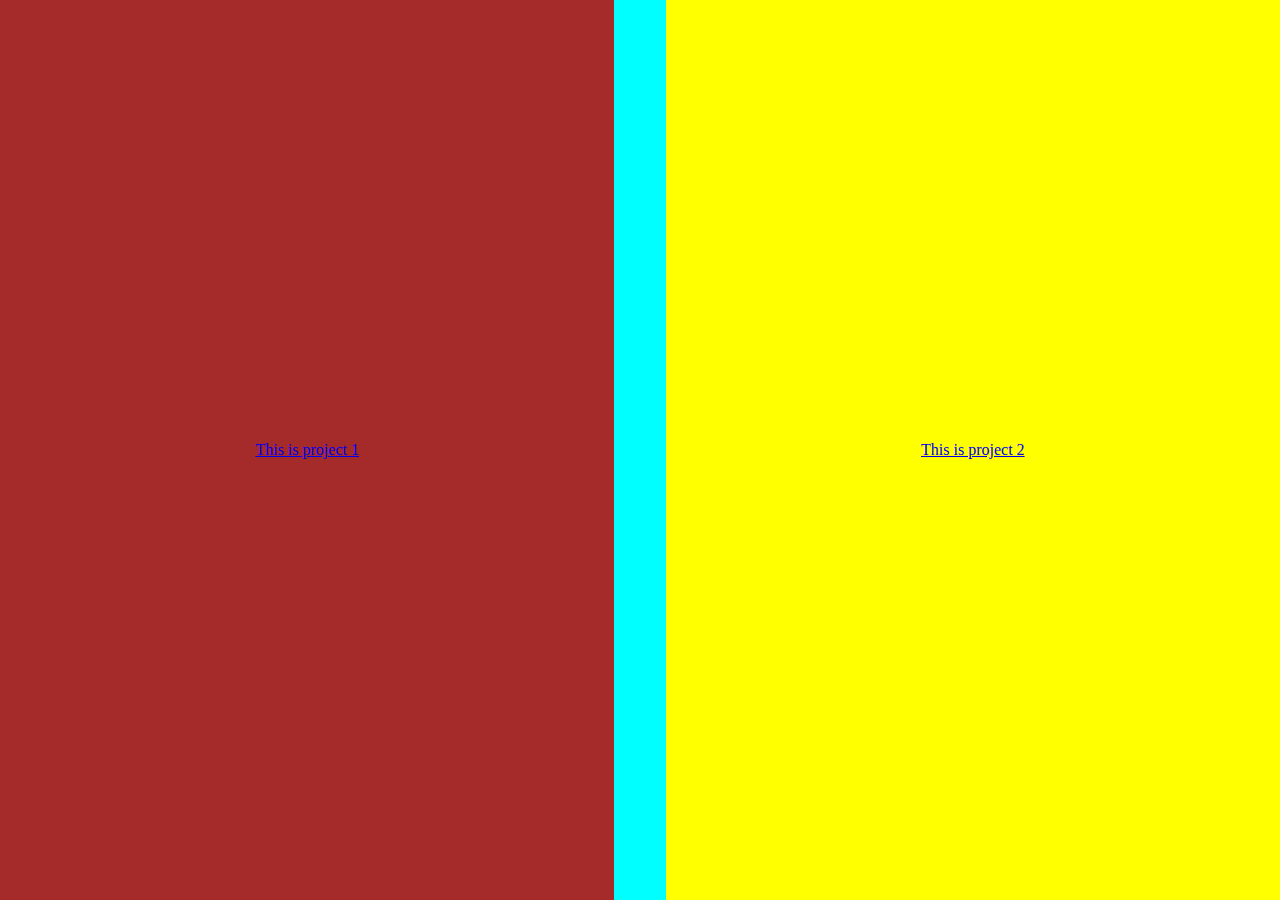
<file: index.html>
<!DOCTYPE html>
<html lang="en">
<head>
    <meta charset="UTF-8">
    <meta http-equiv="X-UA-Compatible" content="IE=edge">
    <meta name="viewport" content="width=device-width, initial-scale=1.0">
    <title>Menu Index</title>
    <style>
        *{
            box-sizing: border-box;
            margin: 0px;
            padding: 0px;
        }
        body, html{
            width: 100%;
            height: 100%;
        }
        .project-1{
            width: 48%;
            height: 100%;
            background-color: brown;
            /* text-align: center; */
            display: flex;
            flex-direction: row;
            align-items: center;
            justify-content: center;
        }
        .project-2{
            width: 48%;
            height: 100%;
            background-color: yellow;
            /* text-align: center; */
            display: flex;
            flex-direction: row;
            align-items: center;
            justify-content: center;
        }
        .app{
            display: flex;
            flex-direction: row;
            justify-content: space-between;
        }

    </style>
</head>
<body>
    <div class="app" style="height: 100%; width: 100%; background-color: aqua;" >
        <div class="project-1">
            <a href="./day6_challanges/Responsive/web_1/task1_sendiri.html  ">This is project 1</a>
        </div>
        <div class="project-2">
            <a href="./day6_challanges/Responsive/web_2/final.html">This is project 2</a>
        </div>
    </div>
</body>
</html>
</file>
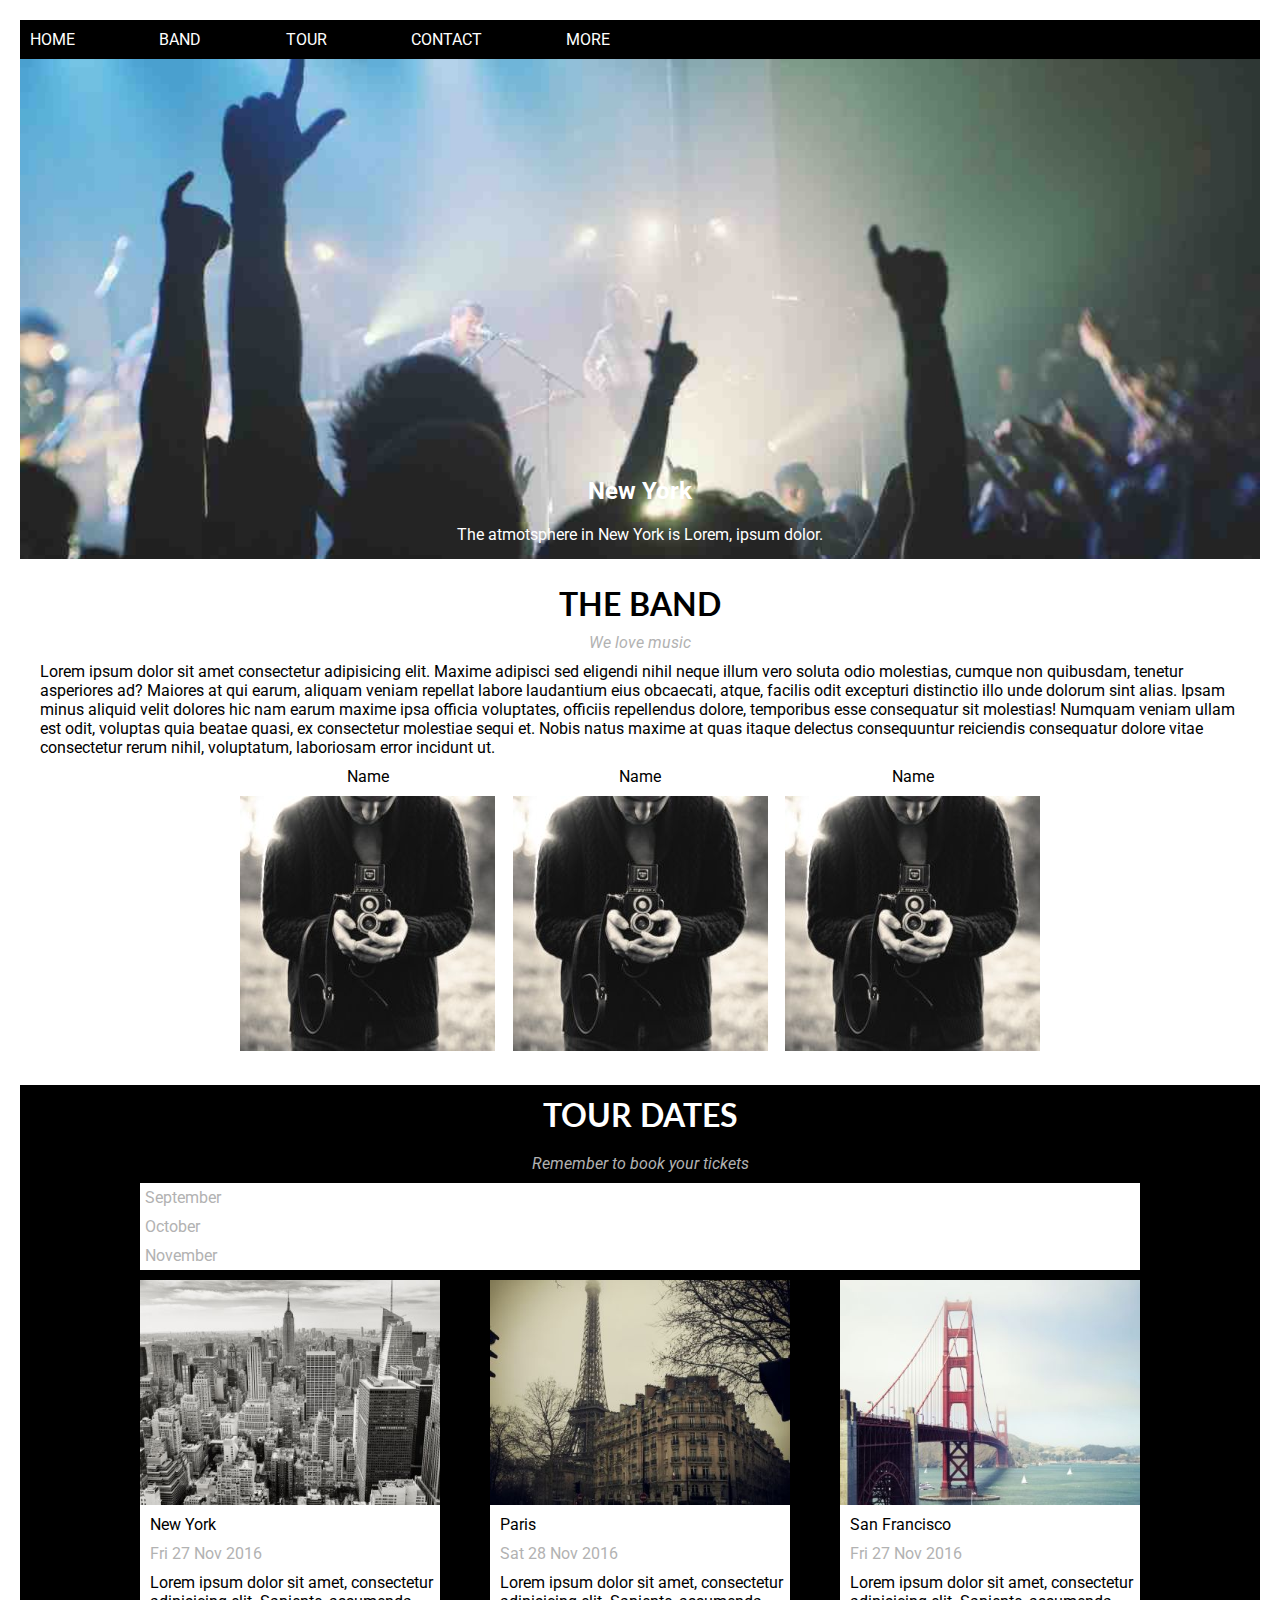
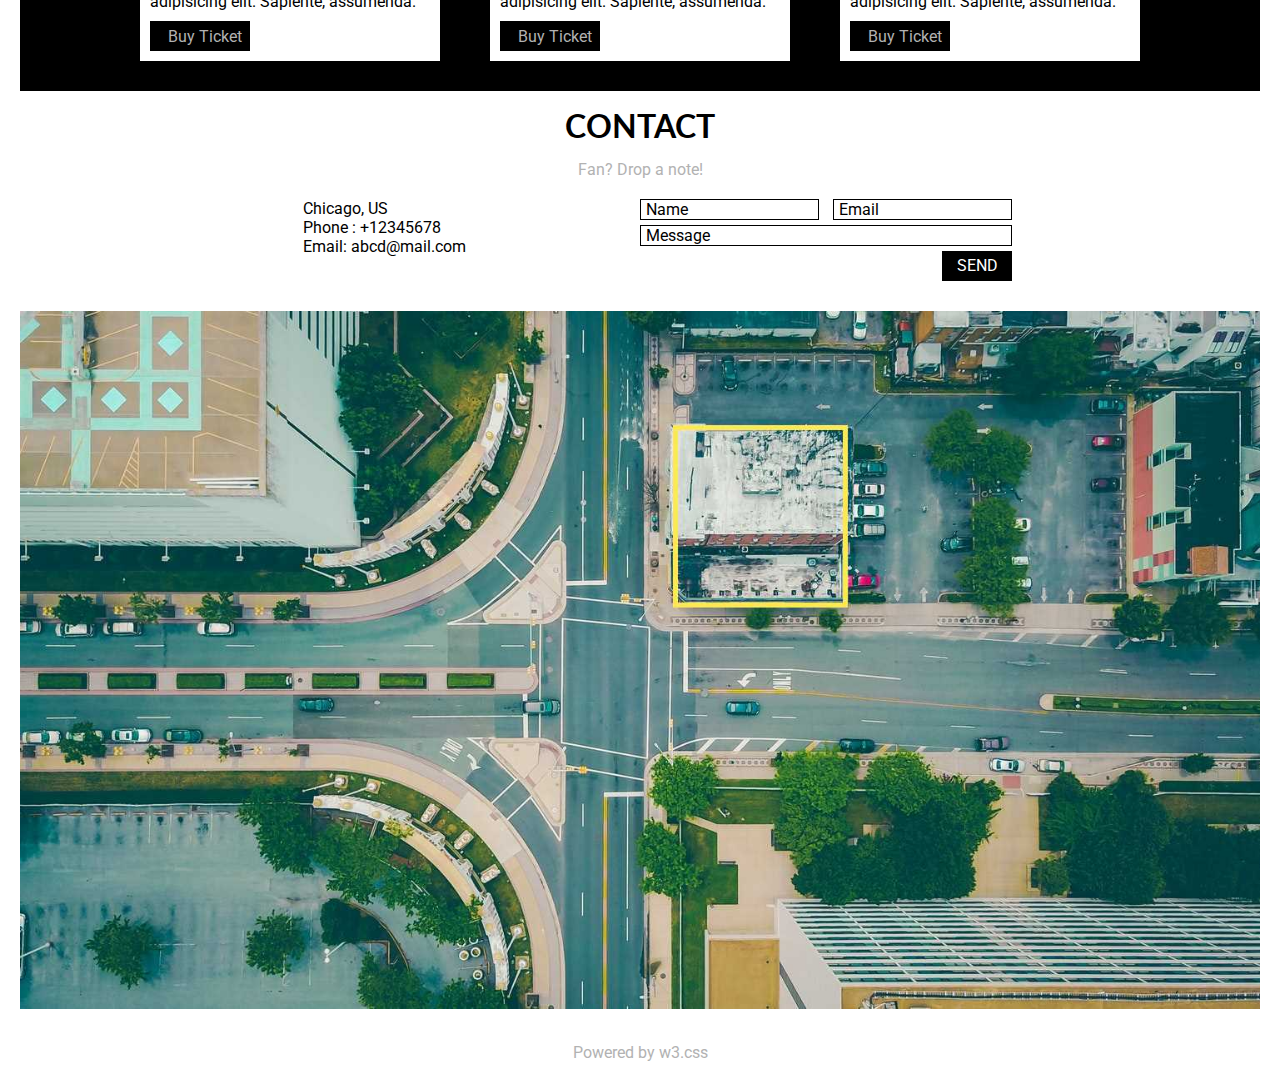
<file: day6_challanges/Responsive/web_1/task1_sendiri.html>
<!DOCTYPE html>
<html lang="en">
<head>
    <meta charset="UTF-8">
    <meta http-equiv="X-UA-Compatible" content="IE=edge">
    <meta name="viewport" content="width=device-width, initial-scale=1.0">
    <title>Concert Web Page</title>
    <link rel="stylesheet" href="https://pro.fontawesome.com/releases/v5.10.0/css/all.css"
        integrity="sha384-AYmEC3Yw5cVb3ZcuHtOA93w35dYTsvhLPVnYs9eStHfGJvOvKxVfELGroGkvsg+p" crossorigin="anonymous" />
    <link rel="preconnect" href="https://fonts.googleapis.com">
    <link rel="preconnect" href="https://fonts.gstatic.com" crossorigin>
    <link href="https://fonts.googleapis.com/css2?family=Lato&family=Roboto&display=swap" rel="stylesheet">

    <link rel="stylesheet" href="./style_sendiri.css">
</head>
<body>
    <div id="app">
        <header>
            <div class="nav-bar">
                <p class="navbar-mobile">HOME</p>
                <ul class="navbar-desktop navbar1">
                    <li><a href="#app">HOME</a></li>
                    <li><a href="#band-members-id">BAND</a></li>
                    <li><a href="#tour-id">TOUR</a></li>
                    <li><a href="#contact-id">CONTACT</a></li>
                    <li>MORE <i class="fas fa-caret-down"></i></li>
                    
                </ul>
                <ul class="navbar-desktop navbar2">
                    <li><i class="fas fa-search"></i></li>
                </ul>
                <i class="fas fa-bars"></i>
            </div>       
        </header>
        <div class="band-singing">
            <div class="band-singing-text">
                <h2>New York</h2>
                <p>The atmotsphere in New York is Lorem, ipsum dolor.</p>
            </div>
            
                        
        </div>
        <!-- <img src="./images/chicago.jpg"> -->
        <div class="band-members-section" id="band-members-id">
            <h1>THE BAND</h1>
            <p class="subtext">We love music</p>
            <p class="subtext-long-para">Lorem ipsum dolor sit amet consectetur adipisicing elit. Maxime adipisci sed eligendi nihil neque illum vero soluta odio molestias, cumque non quibusdam, tenetur asperiores ad? Maiores at qui earum, aliquam veniam repellat labore laudantium eius obcaecati, atque, facilis odit excepturi distinctio illo unde dolorum sint alias. Ipsam minus aliquid velit dolores hic nam earum maxime ipsa officia voluptates, officiis repellendus dolore, temporibus esse consequatur sit molestias! Numquam veniam ullam est odit, voluptas quia beatae quasi, ex consectetur molestiae sequi et. Nobis natus maxime at quas itaque delectus consequuntur reiciendis consequatur dolore vitae consectetur rerum nihil, voluptatum, laboriosam error incidunt ut.</p>
            <div class="artist-container-holder">
                <div class="artist-container">
                    <p>Name</p>
                    <img src="./images/bandmember.jpg">
                </div>
                <div class="artist-container">
                    <p>Name</p>
                    <img src="./images/bandmember.jpg">
                </div>
                <div class="artist-container">
                    <p>Name</p>
                    <img src="./images/bandmember.jpg">
                </div>
            </div>
        </div>
        <div class="tour-dates-section" id="tour-id">
            <h1 class="tour-dates-intro">TOUR DATES</h1>
            <p class="tour-dates-intro" style="color: var(--secondary-color); font-style: italic;">Remember to book your tickets</p>
            <div class="month-container-holder">
                <p>September</p>
                <p>October</p>
                <p>November</p>
            </div>
            <div class="concert-location-container-container">
                <div class="concert-location-container">
                    <img src="./images/newyork.jpg">
                    <p>New York</p>
                    <p class="text-date">Fri 27 Nov 2016</p>
                    <p>Lorem ipsum dolor sit amet, consectetur adipisicing elit. Sapiente, assumenda.</p>
                    <div class="buy-ticket-button">
                        <p>Buy Ticket</p>
                    </div>
                </div>
                <div class="concert-location-container">
                    <img src="./images/paris.JPG">
                    <p>Paris</p>
                    <p class="text-date">Sat 28 Nov 2016</p>
                    <p>Lorem ipsum dolor sit amet, consectetur adipisicing elit. Sapiente, assumenda.</p>
                    <div class="buy-ticket-button">
                        <p>Buy Ticket</p>
                    </div>
                </div>
                <div class="concert-location-container">
                    <img src="./images/sanfran.jpg">
                    <p>San Francisco</p>
                    <p class="text-date">Fri 27 Nov 2016</p>
                    <p>Lorem ipsum dolor sit amet, consectetur adipisicing elit. Sapiente, assumenda.</p>
                    <div class="buy-ticket-button">
                        <p>Buy Ticket</p>
                    </div>
                </div>
            </div>
            
        </div>
        <div class="contact-section" id="contact-id">
            <h1>CONTACT</h1>
            <p class="contact-subtext">Fan? Drop a note!</p>
            <div class="contact-section-container">
                <div class="contact-section-top">
                    <div class="contact-section-info">
                        <i class="fas fa-map-marker"></i>
                        <p>Chicago, US</p>
                    </div>
                    <div class="contact-section-info">
                        <i class="fas fa-phone"></i>
                        <p>Phone : +12345678</p>
                    </div>
                    <div class="contact-section-info">
                        <i class="fas fa-envelope-open"></i>
                        <p>Email: abcd@mail.com</p>
                    </div>
                </div>
                <div class="contact-section-bottom">
                    <div class="name-email-container">
                        <p class="input-button name">Name</p>
                        <p class="input-button email">Email</p>
                    </div>                   
                    <p class="input-button message">Message</p>
                    <div class="send-button-container">
                        <div class="send-button">
                            <p>SEND</p>
                        </div>
                    </div>
                </div>
            </div>        
        </div>
        <img src="./images/map.jpg">
        <div class="social-media-section">
            <div class="icon-container">
                <i class="fab fa-facebook"></i>
                <i class="fab fa-instagram"></i>
                <i class="fab fa-pinterest"></i>
                <i class="fab fa-snapchat"></i>
                <i class="fab fa-twitter"></i>
                <i class="fab fa-linkedin"></i>
            </div>
            <p>Powered by <a>w3.css</a></p>
        </div>






    </div>
    
    
</body>
</html>
</file>
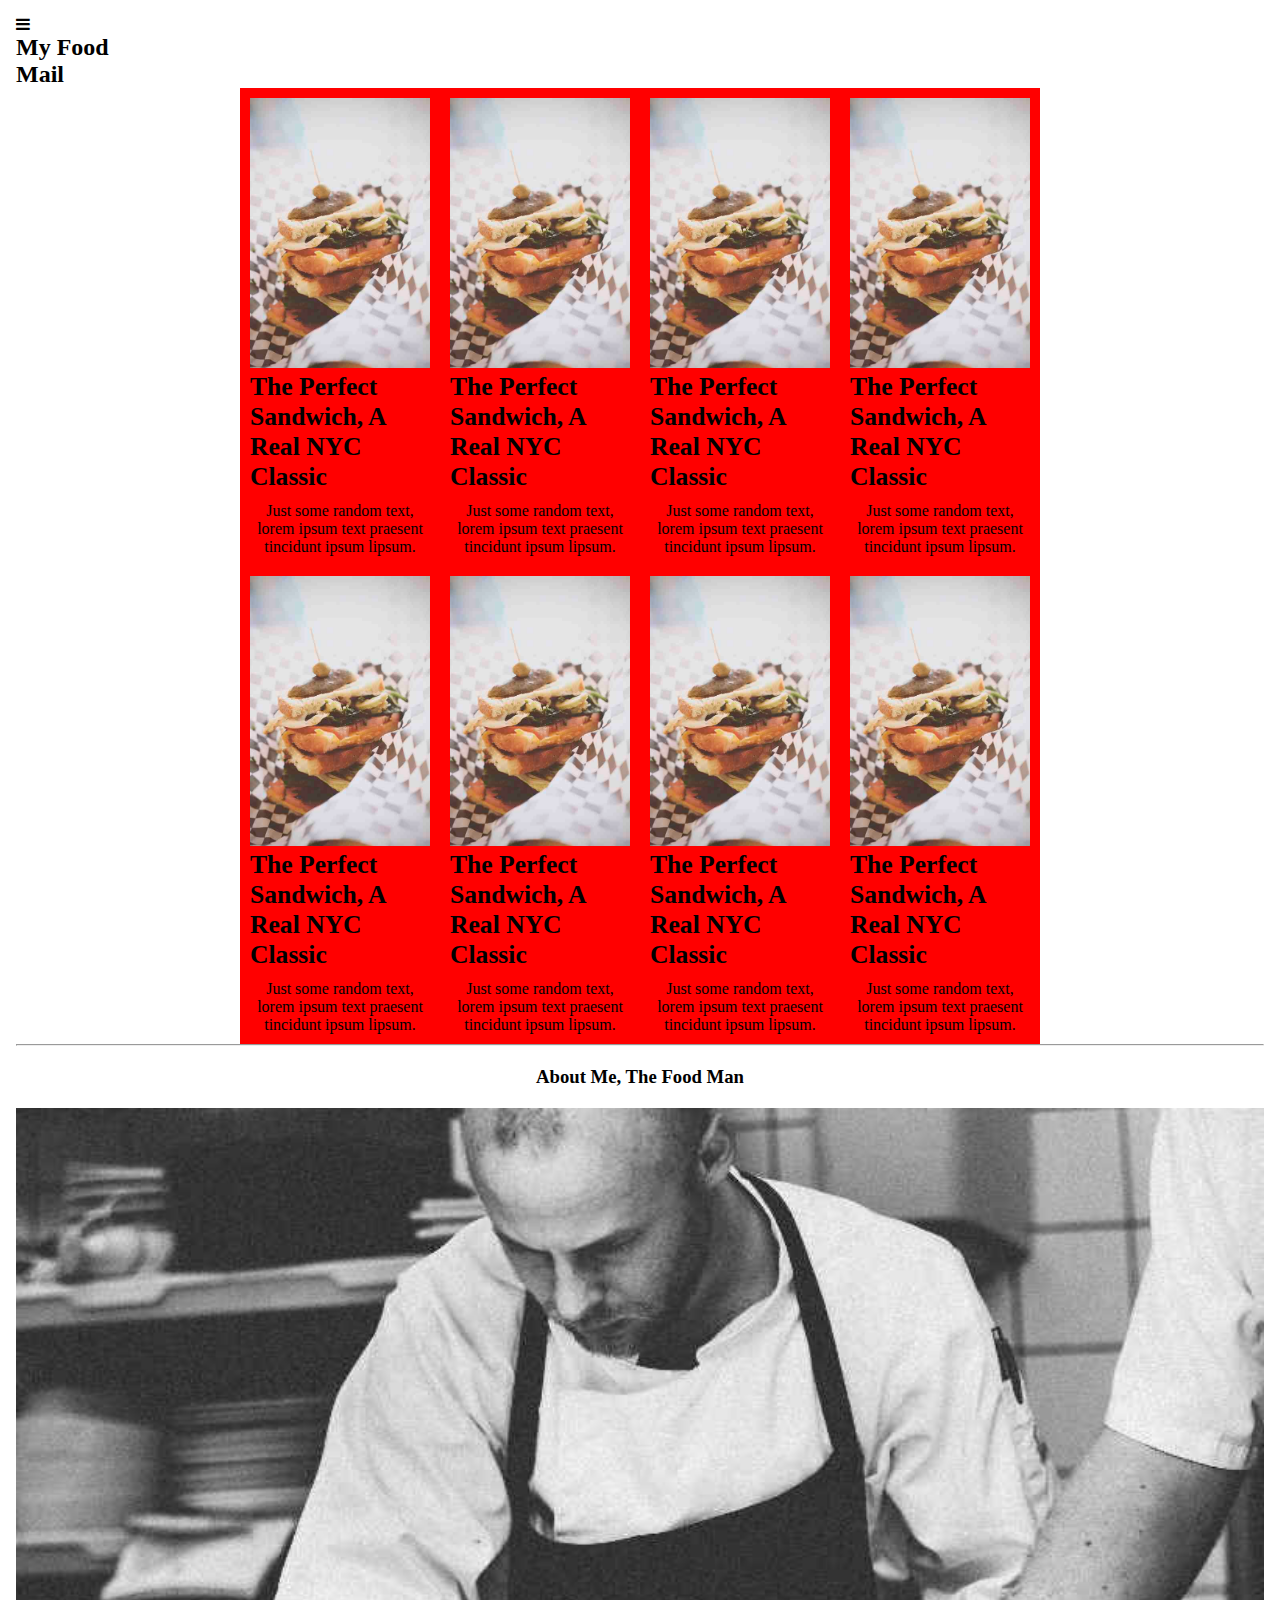
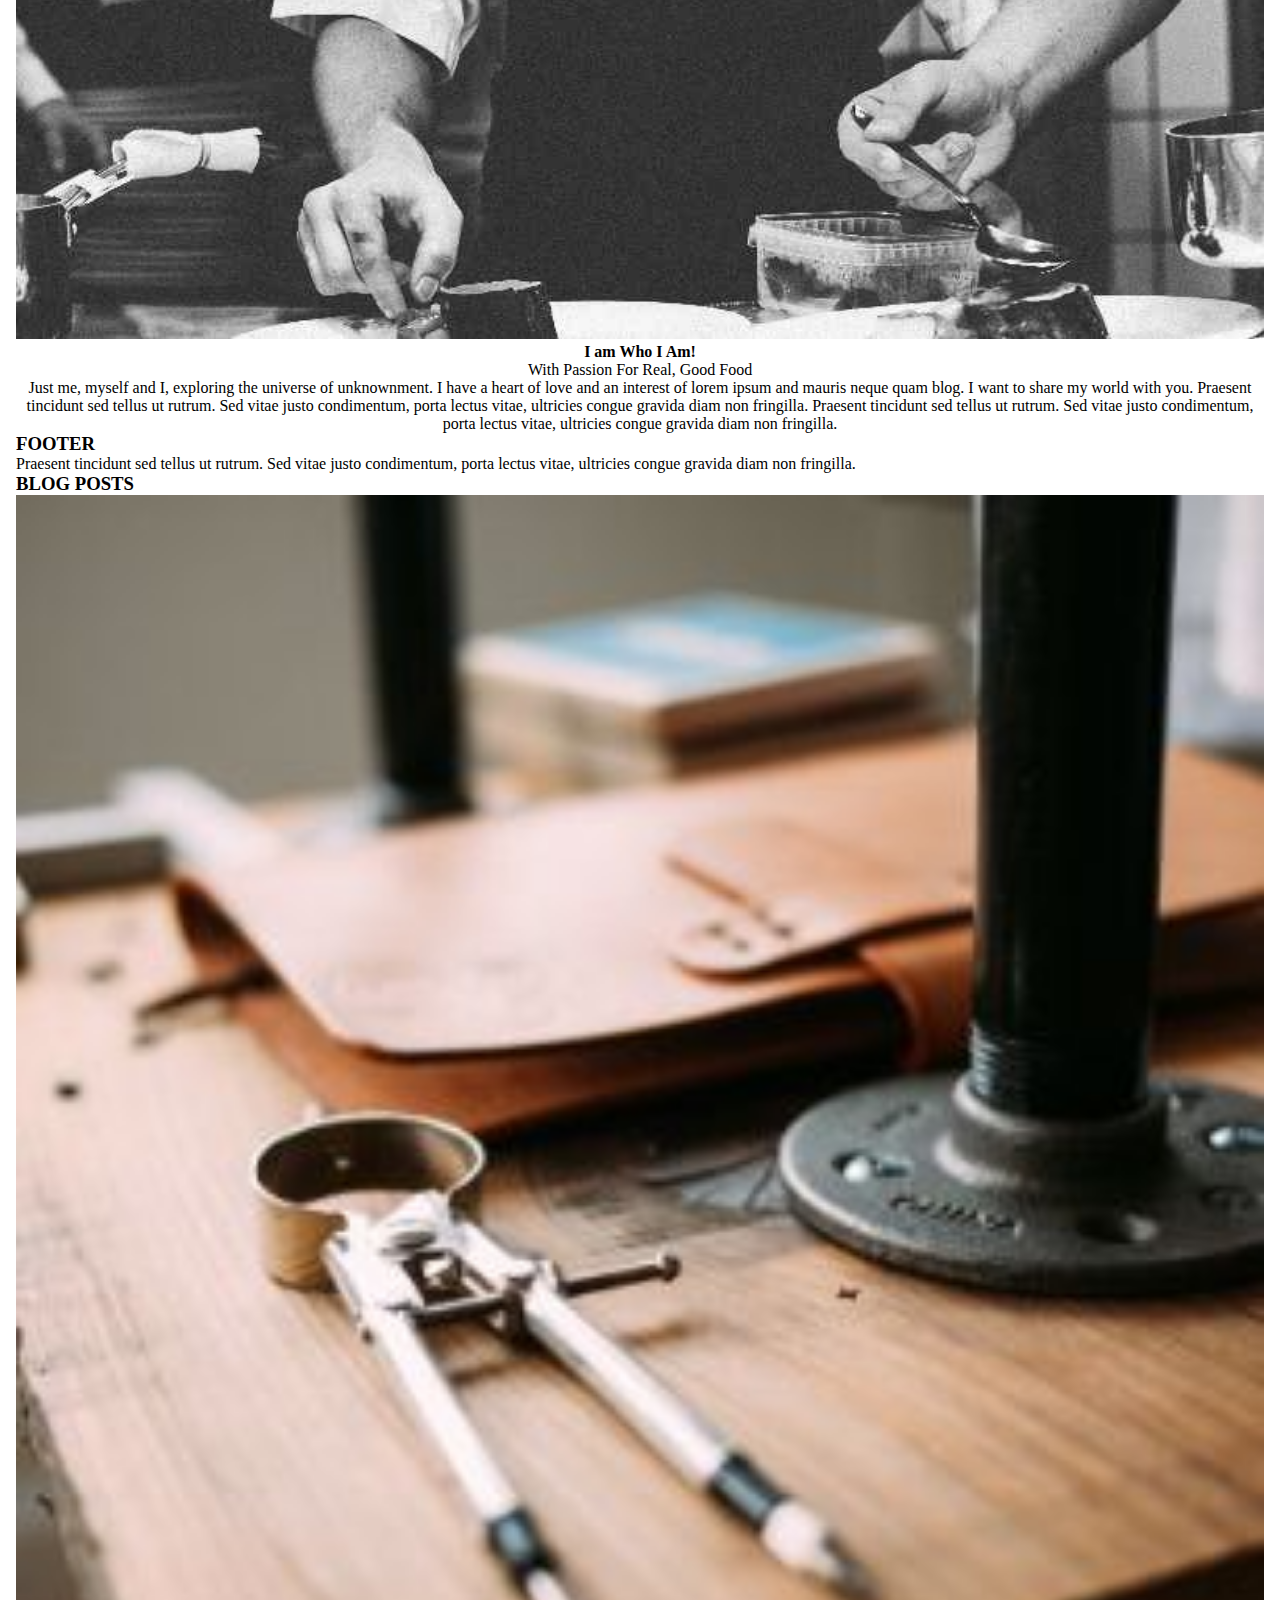
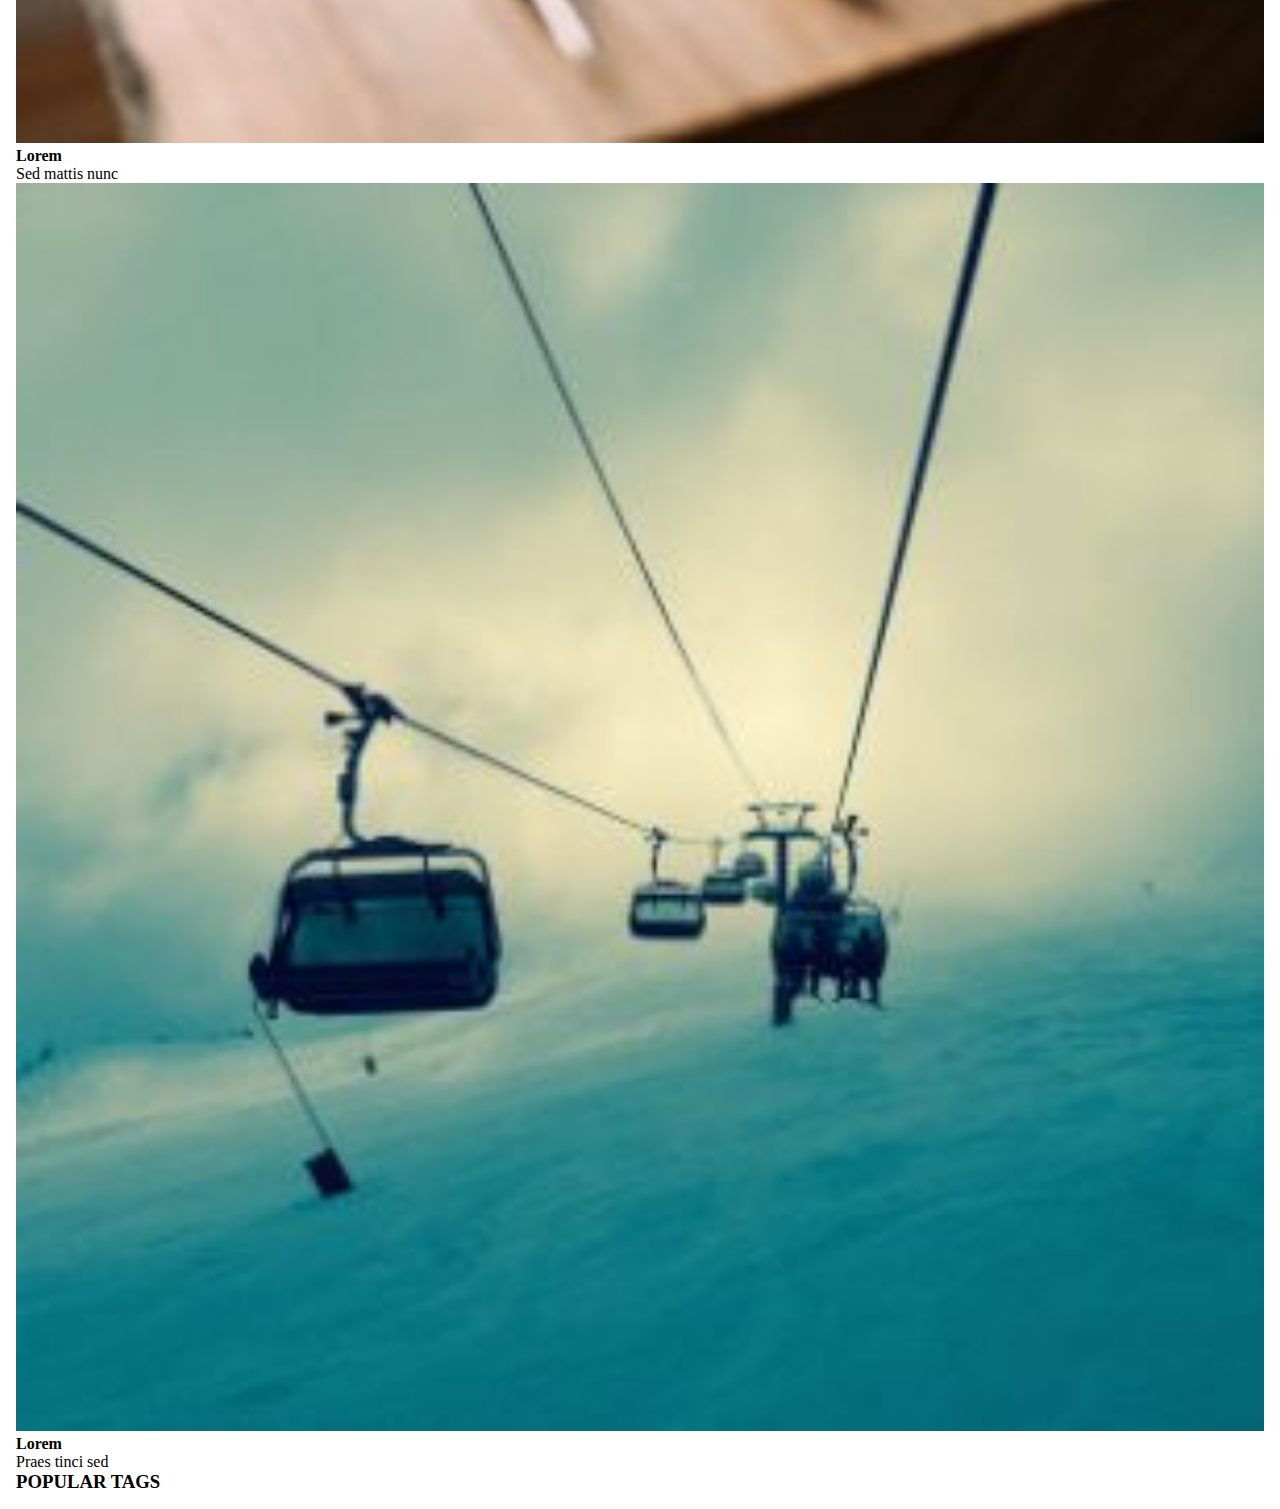
<file: day6_challanges/Responsive/web_2/demo.html>
<!DOCTYPE html>
<html lang="en">

<head>
    <meta charset="UTF-8">

    <meta name="viewport" content="width=device-width, initial-scale=1">
    <link rel="stylesheet" href="https://cdnjs.cloudflare.com/ajax/libs/font-awesome/4.7.0/css/font-awesome.min.css">
    <link rel="stylesheet" href="css/demo.css" />
</head>

<body>
    <div>
        <header>
            <i class="fa fa-bars" aria-hidden="true"></i>
            <h2>My Food</h2>
            <h2 onclick="changeTheme()" class="mailText">Mail</h2>
        </header>
        <main>
            <div id="food-container">
                <div class="food-list">
                    <img src="images/sandwich.jpg" />
                    <h1>The Perfect Sandwich, A Real NYC Classic</h1>
                    <p>Just some random text, lorem ipsum text praesent tincidunt ipsum lipsum.</p>
                </div>
                <div class="food-list">
                    <img src="images/sandwich.jpg" />
                    <h1>The Perfect Sandwich, A Real NYC Classic</h1>
                    <p>Just some random text, lorem ipsum text praesent tincidunt ipsum lipsum.</p>
                </div>
                <div class="food-list">
                    <img src="images/sandwich.jpg" />
                    <h1>The Perfect Sandwich, A Real NYC Classic</h1>
                    <p>Just some random text, lorem ipsum text praesent tincidunt ipsum lipsum.</p>
                </div>
                <div class="food-list">
                    <img src="images/sandwich.jpg" />
                    <h1>The Perfect Sandwich, A Real NYC Classic</h1>
                    <p>Just some random text, lorem ipsum text praesent tincidunt ipsum lipsum.</p>
                </div>

                <div class="food-list">
                    <img src="images/sandwich.jpg" />
                    <h1>The Perfect Sandwich, A Real NYC Classic</h1>
                    <p>Just some random text, lorem ipsum text praesent tincidunt ipsum lipsum.</p>
                </div>

                <div class="food-list">
                    <img src="images/sandwich.jpg" />
                    <h1>The Perfect Sandwich, A Real NYC Classic</h1>
                    <p>Just some random text, lorem ipsum text praesent tincidunt ipsum lipsum.</p>
                </div>

                <div class="food-list">
                    <img src="images/sandwich.jpg" />
                    <h1>The Perfect Sandwich, A Real NYC Classic</h1>
                    <p>Just some random text, lorem ipsum text praesent tincidunt ipsum lipsum.</p>
                </div>


                <div class="food-list">
                    <img src="images/sandwich.jpg" />
                    <h1>The Perfect Sandwich, A Real NYC Classic</h1>
                    <p>Just some random text, lorem ipsum text praesent tincidunt ipsum lipsum.</p>
                </div>
            </div>

            <hr />

            <div id="chef-container">
                <h3>About Me, The Food Man</h3>
                <img src="images/chef.jpg" />
                <h4>I am Who I Am!</h4>
                <p>With Passion For Real, Good Food</p>

                <p>Just me, myself and I, exploring the universe of unknownment. I have a heart of love and an interest of lorem ipsum and mauris neque quam blog. I want to share my world with you. Praesent tincidunt sed tellus ut rutrum. Sed vitae justo
                    condimentum, porta lectus vitae, ultricies congue gravida diam non fringilla. Praesent tincidunt sed tellus ut rutrum. Sed vitae justo condimentum, porta lectus vitae, ultricies congue gravida diam non fringilla.</p>
            </div>
        </main>
        <footer>
            <div>
                <h3>FOOTER</h3>
                <p>Praesent tincidunt sed tellus ut rutrum. Sed vitae justo condimentum, porta lectus vitae, ultricies congue gravida diam non fringilla.</p>
            </div>

            <div>
                <h3>BLOG POSTS</h3>
                <div>
                    <div>
                        <img src="images/workshop.jpg" />

                        <div>
                            <h4>Lorem</h4>
                            <p>Sed mattis nunc</p>
                        </div>
                    </div>

                    <div>
                        <img src="images/gondol.jpg" />

                        <div>
                            <h4>Lorem</h4>
                            <p>Praes tinci sed</p>
                        </div>
                    </div>
                </div>
            </div>

            <div>
                <h3>POPULAR TAGS</h3>
            </div>
        </footer>

        <script>
            var isDark = false;

            function changeTheme() {
                if (isDark === false) {
                    document.querySelector("body").style.color = "white";
                    document.querySelector("body").style.backgroundColor = "black";
                    isDark = true;
                    return false;
                }

                if (isDark === true) {
                    document.querySelector("body").style.color = "black";
                    document.querySelector("body").style.backgroundColor = "white";
                    isDark = false;
                    return false;
                }
            }
        </script>
    </div>
</body>

</html>
</file>
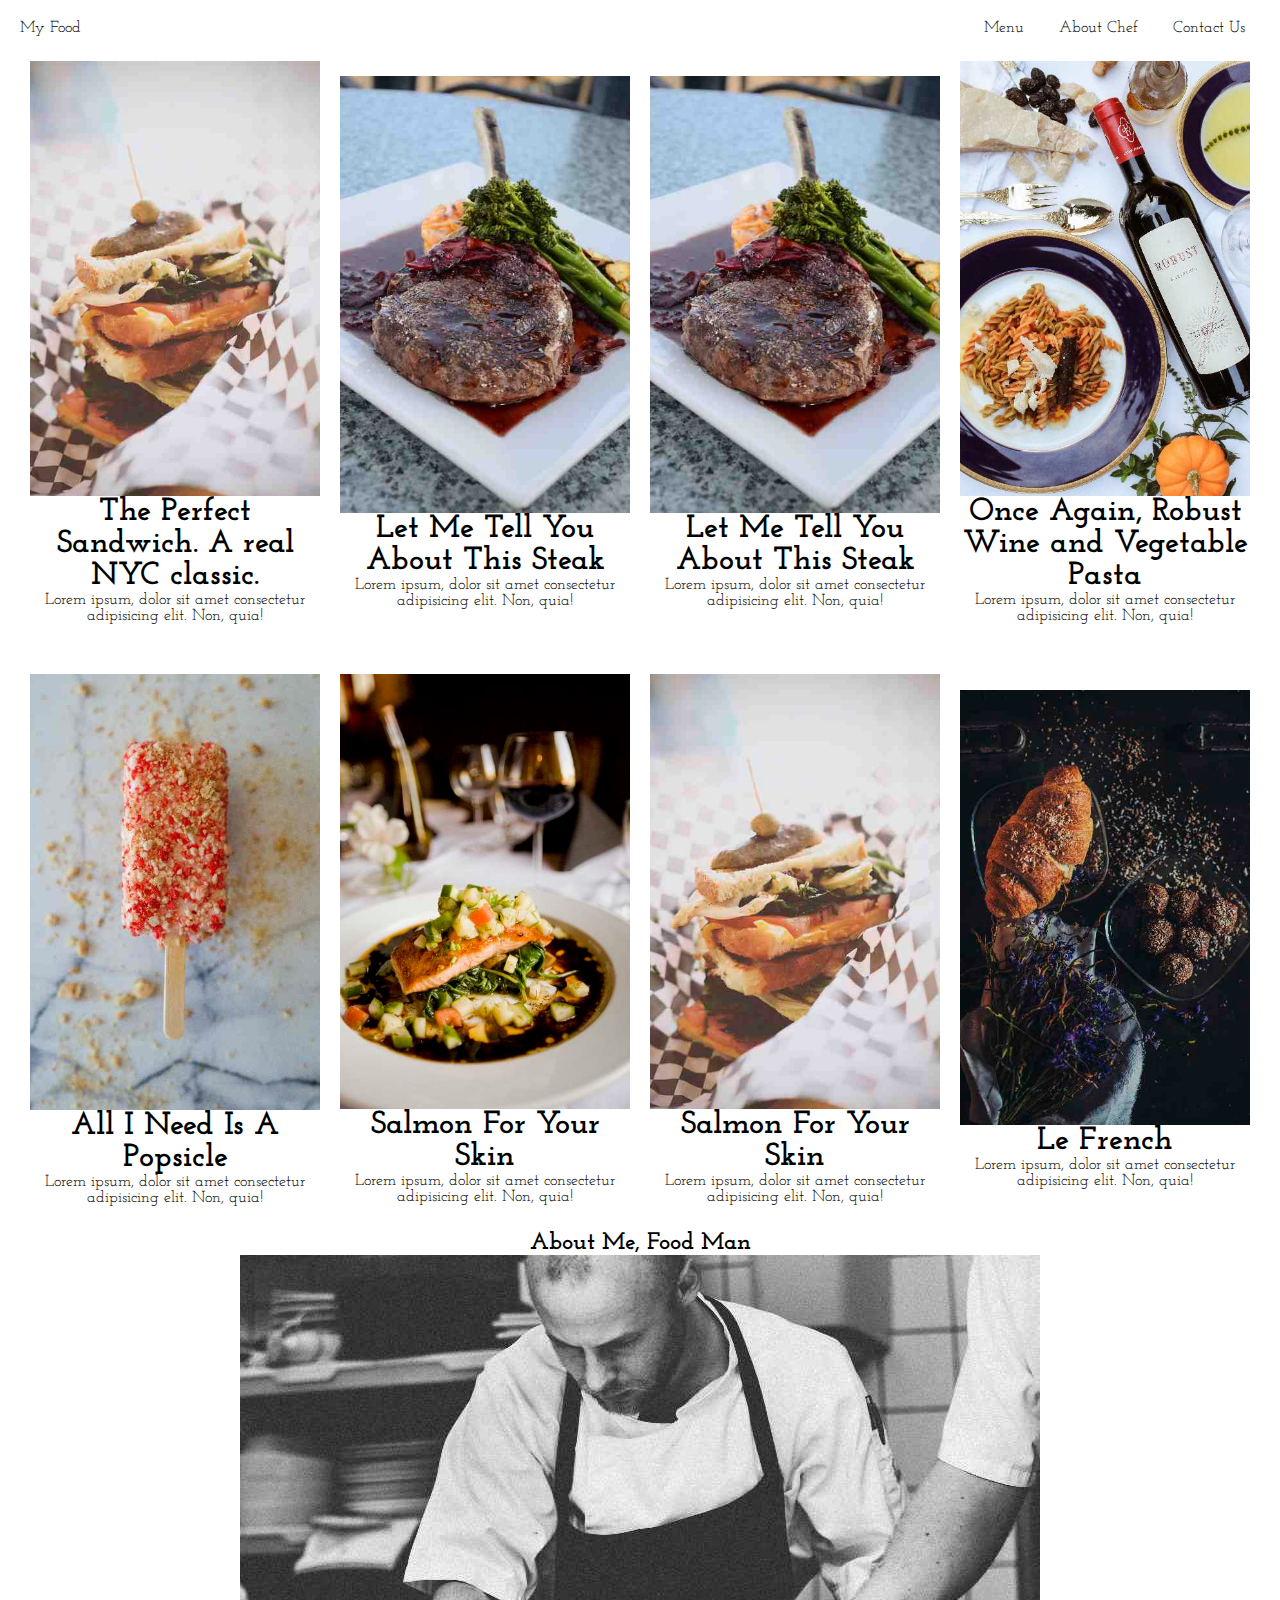
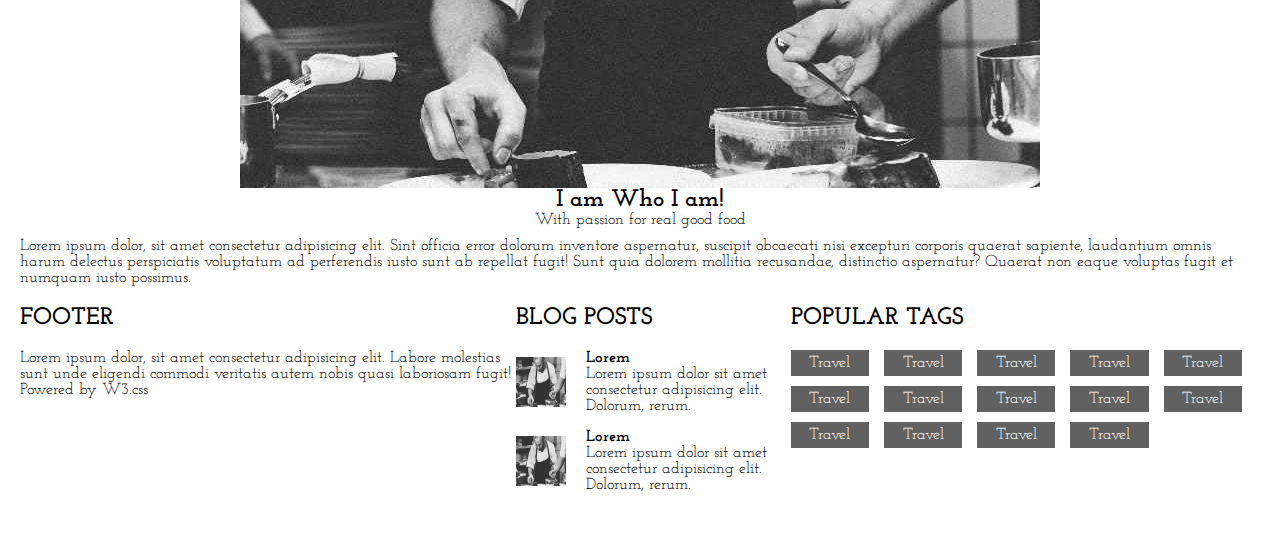
<file: day6_challanges/Responsive/web_2/final.html>
<!DOCTYPE html>
<html lang="en">
    <head>
        <meta charset="UTF-8">
        <meta http-equiv="X-UA-Compatible" content="IE=edge">
        <meta name="viewport" content="width=device-width, initial-scale=1.0">
        <title>Chef Website</title>

        <link rel="preconnect" href="https://fonts.googleapis.com">
        <link rel="preconnect" href="https://fonts.gstatic.com" crossorigin>
        <link href="https://fonts.googleapis.com/css2?family=Josefin+Slab:ital@0;1&display=swap" rel="stylesheet">
        <link rel="stylesheet" href="https://pro.fontawesome.com/releases/v5.10.0/css/all.css"
            integrity="sha384-AYmEC3Yw5cVb3ZcuHtOA93w35dYTsvhLPVnYs9eStHfGJvOvKxVfELGroGkvsg+p" crossorigin="anonymous" />
        
        <link rel="stylesheet" href="./style.css">
    </head>
    <body>
        <div id="app">
            <header>
                <i class="fas fa-bars"></i>
                <p>My Food</p>
                <p id="mail">Mail</p>
                <ul id="nav">
                    <li>Menu</li>
                    <li>About Chef</li>
                    <li>Contact Us</li>
                </ul>
            </header>
            <section id="food-section"> 
                <div class="food-list">
                    <img src="./images/sandwich.jpg">
                    <h1>The Perfect Sandwich. A real NYC classic.</h1>
                    <p>Lorem ipsum, dolor sit amet consectetur adipisicing elit. Non, quia!</p>
                </div>
                <div class="food-list">
                    <img src="./images/steak.jpg">
                    <h1>Let Me Tell You About This Steak</h1>
                    <p>Lorem ipsum, dolor sit amet consectetur adipisicing elit. Non, quia!</p>
                </div>
                
                <div class="food-list">
                    <img src="./images/steak.jpg">
                    <h1>Let Me Tell You About This Steak</h1>
                    <p>Lorem ipsum, dolor sit amet consectetur adipisicing elit. Non, quia!</p>
                </div>
                <div class="food-list pasta">
                    <img src="./images/wine.jpg">
                    <h1>Once Again, Robust Wine and Vegetable Pasta</h1>
                    <p>Lorem ipsum, dolor sit amet consectetur adipisicing elit. Non, quia!</p>
                </div>
                <div class="food-list">
                    <img src="./images/popsicle.jpg">
                    <h1>All I Need Is A Popsicle</h1>
                    <p>Lorem ipsum, dolor sit amet consectetur adipisicing elit. Non, quia!</p>
                </div>
                <div class="food-list">
                    <img src="./images/salmon.jpg">
                    <h1>Salmon For Your Skin</h1>
                    <p>Lorem ipsum, dolor sit amet consectetur adipisicing elit. Non, quia!</p>
                </div>
                <div class="food-list">
                    <img src="./images/sandwich.jpg">
                    <h1>Salmon For Your Skin</h1>
                    <p>Lorem ipsum, dolor sit amet consectetur adipisicing elit. Non, quia!</p>
                </div>
                <div class="food-list">
                    <img src="./images/croissant.jpg">
                    <h1>Le French</h1>
                    <p>Lorem ipsum, dolor sit amet consectetur adipisicing elit. Non, quia!</p>
                </div>
            </section>

            <section class="about-me">
                <h2>About Me, Food Man</h2>
                <img src="./images/chef.jpg">
                <h2>I am Who I am!</h2>
                <p class="subtext">With passion for real good food</p>
                <p>Lorem ipsum dolor, sit amet consectetur adipisicing elit. Sint officia error dolorum inventore aspernatur, suscipit obcaecati nisi excepturi corporis quaerat sapiente, laudantium omnis harum delectus perspiciatis voluptatum ad perferendis iusto sunt ab repellat fugit! Sunt quia dolorem mollitia recusandae, distinctio aspernatur? Quaerat non eaque voluptas fugit et numquam iusto possimus.</p>
            </section>

            <section class="footer-biggest">            
                <section class="footer-section">
                    <h2>FOOTER</h2>
                    <p>Lorem ipsum dolor, sit amet consectetur adipisicing elit. Labore molestias sunt unde eligendi commodi veritatis autem nobis quasi laboriosam fugit!</p>
                    <p>Powered by <a>W3.css</a></p>
                </section>

                <section class="blog-section"> 
                    <h2>BLOG POSTS</h2>
                    <div class="blog-posts">
                        <img src="./images/chef.jpg">
                        <div>
                            <h4>Lorem</h4>
                            <p>Lorem ipsum dolor sit amet consectetur adipisicing elit. Dolorum, rerum.</p>
                        </div>
                    </div>
                    <div class="blog-posts">
                        <img src="./images/chef.jpg">
                        <div>
                            <h4>Lorem</h4>
                            <p>Lorem ipsum dolor sit amet consectetur adipisicing elit. Dolorum, rerum.</p>
                        </div>
                    </div>
                </section>

                <section class="popular-tags-section">
                    <h2>POPULAR TAGS</h2>            
                    <div class="tag-section">
                        <div class="tag-container">
                            Travel
                        </div>
                        <div class="tag-container">
                            Travel
                        </div>
                        <div class="tag-container">
                            Travel
                        </div>
                        <div class="tag-container">
                            Travel
                        </div>
                        <div class="tag-container">
                            Travel
                        </div>
                        <div class="tag-container">
                            Travel
                        </div>
                        <div class="tag-container">
                            Travel
                        </div>

                        <div class="tag-container">
                            Travel
                        </div>
                        <div class="tag-container">
                            Travel
                        </div>
                        <div class="tag-container">
                            Travel
                        </div>
                        <div class="tag-container">
                            Travel
                        </div>
                        <div class="tag-container">
                            Travel
                        </div>
                        <div class="tag-container">
                            Travel
                        </div>
                        <div class="tag-container">
                            Travel
                        </div>
                    </div>
                </section>
            </section>

        </div>
    </body>
</html>
</file>
<file: day6_challanges/Responsive/web_1/style_sendiri.css>
* {
  margin: 0px;
  padding: 0px;
  box-sizing: border-box;
  font-family: "Roboto", sans-serif;
}

:root {
  --secondary-color: #b2b2b2;
  --title-font-size: 25px;
}

#app {
  padding: 1.25em;
  margin: 0 auto;
}

img {
  max-width: 100%;
  /* will automatically resize, x perlu padding semua tu */
}

.band-singing {
  background-color: black;
  background-image: url("./images/chicago.jpg");
  background-size: cover;
  height: 500px;
  width: 100%;
}

/* aku tambah */
.band-singing-text{
  display: none;
}

.nav-bar {
  display: flex;
  flex-direction: row;
  justify-content: space-between;
  background-color: black;
  padding: 10px;
  color: white;
}

.band-members-section .subtext {
  text-align: center;
  margin-top: 10px;
  margin-bottom: 10px;
  color: var(--secondary-color);
  font-style: italic;
  font-family: "Roboto", sans-serif;
}

h1 {
  font-family: "Lato", sans-serif;
}

.band-members-section h1 {
  text-align: center;
  margin-top: 25px;
}

.artist-container-holder {
  display: flex;
  flex-direction: column;
  align-items: center;
  margin-bottom: 30px;
}

.artist-container p {
  margin-top: 10px;
  margin-bottom: 10px;
  text-align: center;
}

.tour-dates-section {
  background-color: black;
  color: white;
}

.tour-dates-intro {
  text-align: center;
  margin-bottom: 10px;
  padding-top: 10px;
}

.month-container-holder p {
  background-color: white;
  color: var(--secondary-color);
  padding-top: 5px;
  padding-bottom: 5px;
  padding-left: 5px;
}

.month-container-holder {
  margin-bottom: 15px;
}

.concert-location-container {
  display: flex;
  flex-direction: column;
  background-color: white;
  color: black;
}

.concert-location-container p {
  margin-top: 10px;
}

.text-date {
  color: var(--secondary-color);
}

.buy-ticket-button {
  background-color: black;
  color: var(--secondary-color);
  margin-bottom: 10px;
  width: 100px;
  display: flex;
  flex-direction: row;
  justify-content: center;
  align-items: center;
  height: 30px;
  margin-top: 10px;
  padding-bottom: 10px;
  /* line-height: 40px; */
}

.concert-location-container p,
.buy-ticket-button {
  margin-left: 10px;
}

.contact-subtext {
  color: var(--secondary-color);
}

.contact-section h1,
.contact-subtext {
  text-align: center;
  margin-top: 15px;
}

.contact-section-info {
  display: flex;
  flex-direction: row;
  justify-content: flex-start;
}

.contact-section-info p {
  margin-left: 15px;
}

.contact-section-info i {
  width: 20px;
  text-align: center;
}

.input-button {
  background-color: white;
  border: black 0.5px solid;
  color: var (--secondary-color);
  margin-bottom: 5px;
}

.send-button {
  background-color: black;
  color: white;
  text-align: center;
  width: 70px;
}

.send-button-container {
  display: flex;
  flex-direction: row;
  justify-content: flex-end;
  margin-bottom: 30px;
  height: 30px;
  line-height: 30px;
}

.icon-container {
  color: var(--secondary-color);
  margin-top: 30px;
}

.social-media-section p {
  margin-top: 15px;
  color: var(--secondary-color);
}

.social-media-section {
  text-align: center;
}

.navbar-desktop {
  /* list-style-type: none;
  display: flex;
  flex-direction: row;
  justify-content: space-between;
  margin-right: 30px;
  width: 100%; */
  display: none;
}

@media (min-width: 1000px) {
  .artist-container-holder {
    display: flex;
    flex-direction: row;
    justify-content: space-between;
    max-width: 800px;
    margin: 0 auto;
    margin-bottom: 30px;
  }

  .subtext-long-para {
    max-width: 1200px;
    margin: 0 auto;
  }

  .concert-location-container {
    max-width: 300px;
  }

  .concert-location-container-container {
    display: flex;
    flex-direction: row;
    justify-content: space-between;
    max-width: 1000px;
    margin: 0 auto;
    padding-bottom: 30px;
  }

  .month-container-holder {
    max-width: 1000px;
    margin: 0 auto;
    margin-bottom: 10px;
  }

  .contact-section-container {
    display: flex;
    flex-direction: row;
    justify-content: center;
  }

  .contact-section-top {
    width: 30%;
  }

  .contact-section-bottom {
    width: 30%;
  }

  .name-email-container {
    display: flex;
    flex-direction: row;
    justify-content: space-between;
  }

  .name,
  .email {
    width: 48%;
    padding-left: 5px;
  }

  .message {
    padding-left: 5px;
  }

  .contact-subtext {
    margin-bottom: 20px;
  }
  .band-singing-text {
    color: white;
    text-align: center;
    display: flex;
    flex-direction: column;
    justify-content: flex-end;
    height: 100%;
    padding-bottom: 15px;
  }

  .band-singing-text p {
    margin-top: 20px;
  }

  .band-singing {
    background-color: black;
    background-image: url("./images/ny.jpg");
    background-size: cover;
    height: 500px;
    width: 100%;
  }

  .fa-bars,
  .navbar-mobile {
    display: none;
  }

  .navbar-desktop {
    list-style-type: none;
    display: flex;
    flex-direction: row;
    justify-content: space-between;
    margin-right: 30px;
    width: 100%;
  }

  .navbar2 li {
    margin-left: 75%;
  }

  .nav-bar a {
    text-decoration: none;
    color: white;
    cursor: pointer;
  }
}
</file>
<file: day6_challanges/Responsive/web_2/css/demo.css>
*,
*::before,
*::after {
    margin: 0;
    box-sizing: border-box;
}

:root {
    --clr-icons: #929292;
    --clr-text: #fff;
    --clr-bg-dark: #242424;
    --clr-bg-light: #3b3b3b;
    --clr-accent: #ff7600;
}

body {
    margin: 1em;
    font-size: 1rem;
    transition: all 0.5s;
}

img {
    width: 100%;
}

.mailText {
    transition:all 1s cubic-bezier(1, 0.05, 0.6, 1.58);
}


.mailText:hover {
    font-size:60px;
}

.food-list {
    margin-bottom: 15px;
}

.food-list h1 {
    font-size: 4.5vw;
    margin-bottom: 10px;
}

.food-list p {
    text-align: center;
}


#chef-container {
    text-align: center;
}

#chef-container h3 {
    margin: 20px 0;
}


@media (min-width:450px) {
    #food-container {
        max-width: 800px;
        display: grid;
        /* flex-wrap: wrap; */
        grid-template-columns: auto auto auto auto;
        margin: 0 auto;
        background-color: red;
    }
    .food-list {
        margin: 10px;
    }
    .food-list h1 {
        font-size: 2vw;
    }
}
</file>
<file: day6_challanges/Responsive/web_2/style.css>
* {
  margin: 0px;
  padding: 0px;
  box-sizing: border-box;
}

img {
  max-width: 100%;
  /* will automatically resize, x perlu padding semua tu */
}

html,
body {
  font-family: "Josefin Slab", serif;
}

header {
  display: flex;
  flex-direction: row;
  justify-content: space-between;
  align-items: center;
}

header ul{
    display: none;
    /* hide ul by default */
    list-style-type: none;
    
}

header ul li{
    display: inline-block;
    margin: 0 15px;
}

#app {
  padding: 1.25em;
  margin: 0 auto;
}

.food-list {
  text-align: center;
  margin: 15px 0;
  min-height: 500px;
  display: flex;
  flex-direction: column;
  justify-content: space-between;
  align-items: center;
}

/* .pasta h1{
    font-size: 16px;
} */


/* .food-list img,
.food-list h1,
.food-list p {
  margin-bottom: 10px;
  /* pakai method bawah */
} */

.food-list > * {
  margin-bottom: 10px;
  /* much faster way to style elements inside the food-list. It is better if you want to add element, if old method, need to add element one by one. */
}


@media (min-width:1000px){
    header .fas, header #mail{
        display: none;
    }

    header ul{
        display: block;
    }

    #food-section{
        display: flex;
        flex-direction: row;
        flex-wrap: wrap;
        justify-content: flex-start;
        /* if space between, the extra row will have extra space in between, to eliminate it, use flex start */
        align-items: center;
        
    }

    .food-list{
        width: calc(100%/4);
        padding: 10px;
    }

    .footer-biggest{
        display: flex;
        flex-direction: row;
        justify-content: flex-start;
        align-items: flex-start;
    }

    
}

.about-me{
    display: flex;
    flex-direction: column;
    justify-content: space-between;
    align-items: center;
    margin-bottom: 20px;
}

@media (min-width:1400px){
    #app{
        max-width: 1400px;
    }
}

.footer-section{
    margin-bottom: 20px;
}

.footer-section h2{
    margin-bottom: 20px;
}



.blog-section{
    margin-bottom: 20px;
}

.subtext{
    margin-bottom: 10px;
}

.blog-posts{
    display: flex;
    flex-direction: row;
    justify-content: flex-start;
    align-items: center;
    margin-bottom: 15px;
}

.blog-posts img{
    height: 50px;
    width: 50px;
    margin-right: 20px;
}




.tag-section{
    display: flex;
    flex-direction: row;
    flex-wrap: wrap;
    justify-content: flex-start;

}

.tag-container{
    background-color: #616161;
    color: white;
    width: calc(100%/6);
    padding: 5px;
    margin-bottom: 10px;
    margin-right: 15px;
    text-align: center;
    
}

.blog-section h2,.popular-tags-section h2{
    margin-bottom: 20px;
}
</file>
